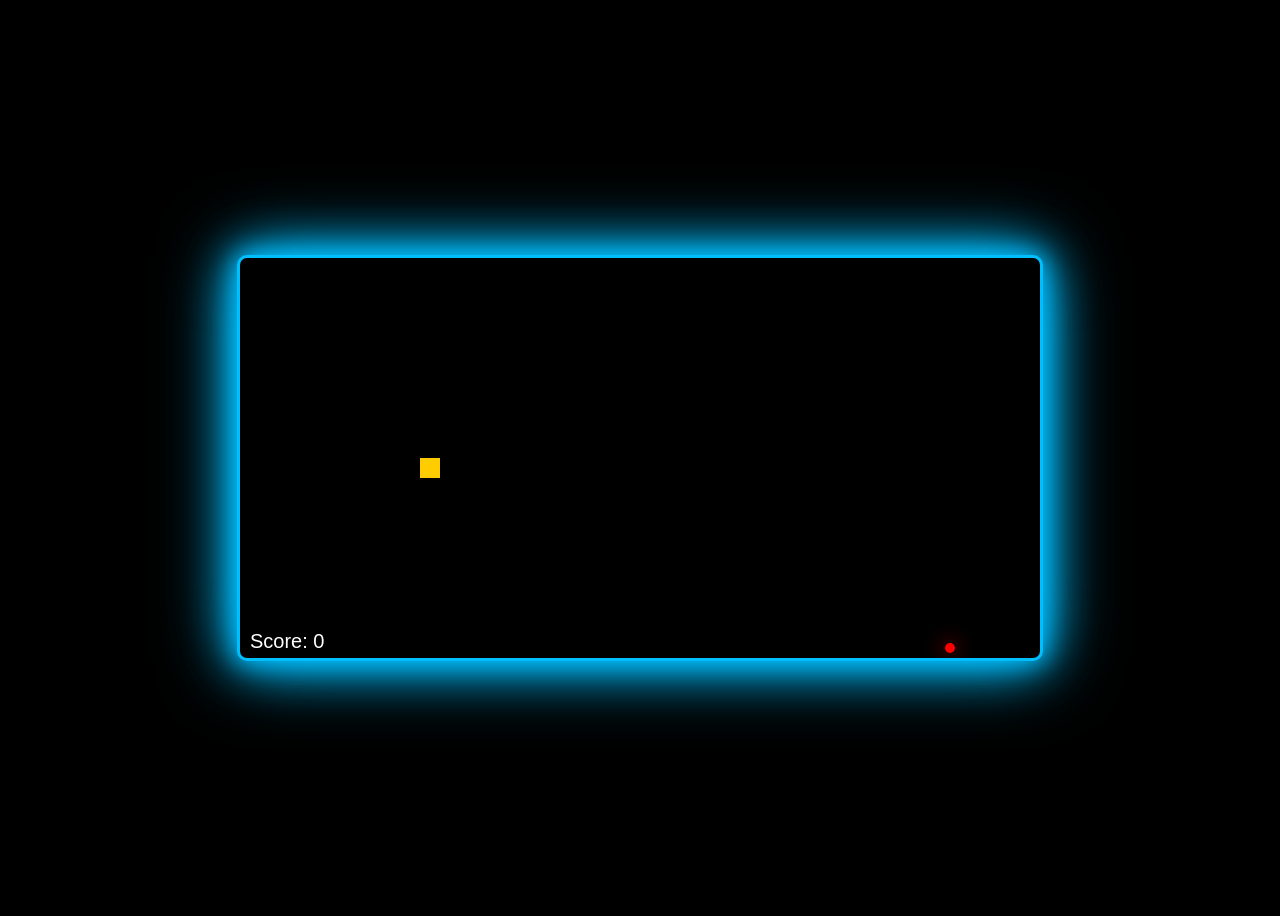
<file: web games/snake game/index.html>
<!DOCTYPE html>
<html lang="en">
<head>
  <meta charset="UTF-8">
  <meta name="viewport" content="width=device-width, initial-scale=1.0">
  <title>Simple Snake Game</title>
  <link rel="stylesheet" href="style.css">
</head>
<body>
  <h1></h1>
  <canvas id="gameCanvas" width="400" height="400"></canvas>
  <p></p>
  <script src="script.js"></script>
</body>
</html>
</file>
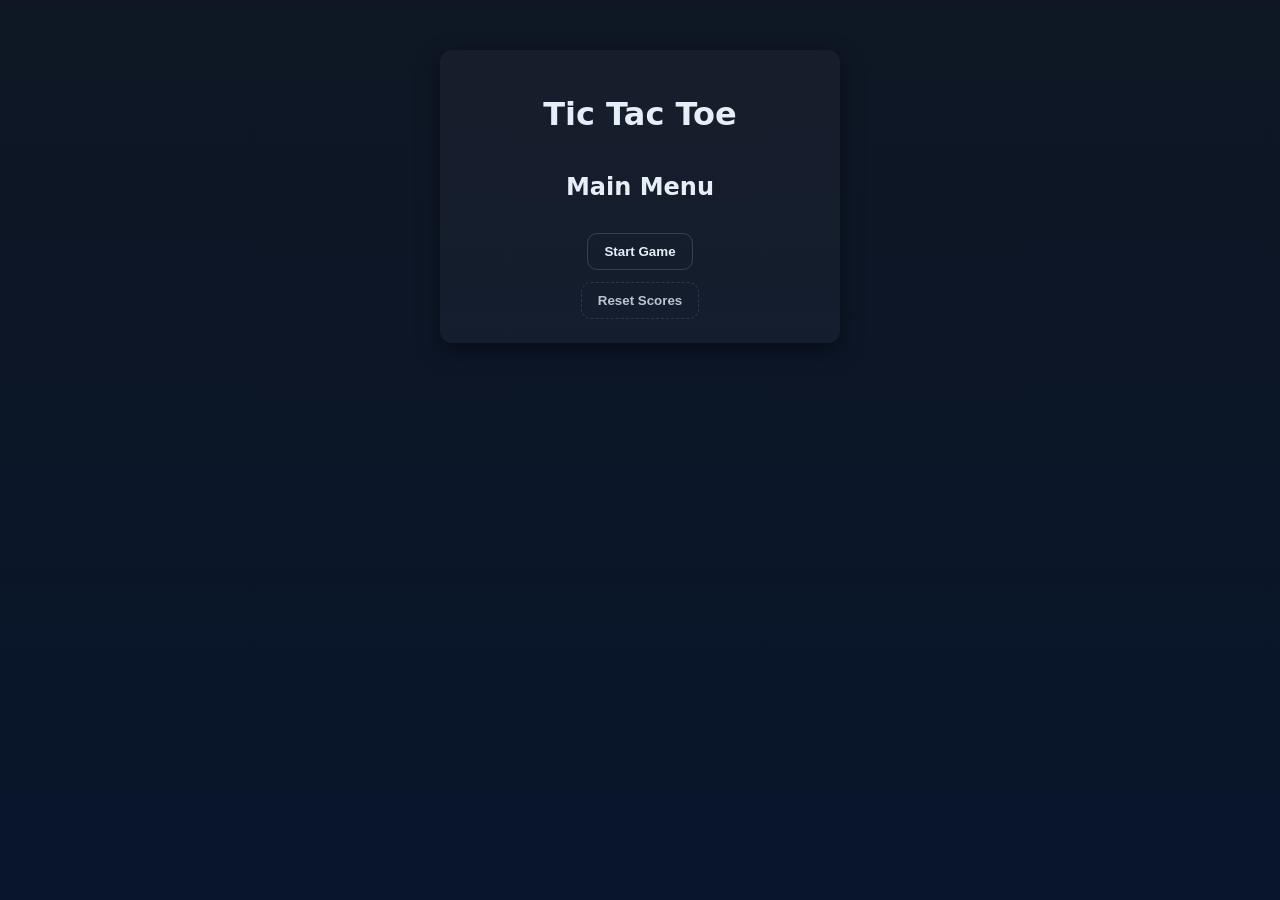
<file: web games/tiktak game/index.html>
<!doctype html>
<html lang="en">
<head>
  <meta charset="utf-8" />
  <meta name="viewport" content="width=device-width,initial-scale=1" />
  <title>Tic Tac Toe</title>
  <link rel="stylesheet" href="styles.css" />
</head>
<body>
  <main class="container" role="main">
    <h1>Tic Tac Toe</h1>

    <!-- ===== MENU SCREEN ===== -->
    <section id="menuScreen" class="menu-screen active">
      <h2>Main Menu</h2>
      <button id="startGameBtn" class="btn">Start Game</button>
      <button id="resetScoreBtnMenu" class="btn ghost">Reset Scores</button>
    </section>

    <!-- ===== PLAYER NAMES POPUP ===== -->
    <div id="playerNamePopup" class="popup hidden">
      <div class="popup-content">
        <h2>Enter Player Names</h2>
        <input type="text" id="playerXName" placeholder="Player X Name" />
        <input type="text" id="playerOName" placeholder="Player O Name" />
        <div class="popup-buttons">
          <button id="startWithNamesBtn" class="btn">Start Game</button>
          <button id="cancelNameBtn" class="btn ghost">Cancel</button>
        </div>
      </div>
    </div>

    <!-- ===== GAME SCREEN ===== -->
    <section id="gameScreen" class="game-screen hidden">
      <section class="scoreboard">
        <div><span id="playerXDisplay">Player X</span>: <span id="scoreX">0</span></div>
        <div><span id="playerODisplay">Player O</span>: <span id="scoreO">0</span></div>
        <div>Ties: <span id="scoreTies">0</span></div>
      </section>

      <div class="status" id="status">X's turn</div>

      <div id="board" class="board">
        <button class="cell" data-index="0"></button>
        <button class="cell" data-index="1"></button>
        <button class="cell" data-index="2"></button>
        <button class="cell" data-index="3"></button>
        <button class="cell" data-index="4"></button>
        <button class="cell" data-index="5"></button>
        <button class="cell" data-index="6"></button>
        <button class="cell" data-index="7"></button>
        <button class="cell" data-index="8"></button>
      </div>

      <section class="controls">
        <button id="pauseBtn" class="btn">Pause</button>
        <button id="restartBtn" class="btn">Restart Round</button>
        <button id="backToMenuBtn" class="btn ghost">Main Menu</button>
      </section>
    </section>

    <!-- ===== PAUSE SCREEN ===== -->
    <section id="pauseScreen" class="menu-screen hidden">
      <h2>Game Paused</h2>
      <button id="resumeBtn" class="btn">Resume</button>
      <button id="restartBtnPause" class="btn">Restart</button>
      <button id="backMenuPause" class="btn ghost">Main Menu</button>
    </section>

    <!-- ===== WINNING POPUP ===== -->
    <div id="popup" class="popup hidden">
      <div class="popup-content">
        <h2 id="popupMessage">Player X Wins!</h2>
        <div class="popup-buttons">
          <button id="popupRestartBtn" class="btn">Restart Round</button>
          <button id="popupMenuBtn" class="btn ghost">Main Menu</button>
        </div>
      </div>
    </div>
  </main>
  <script src="script.js"></script>
</body>
</html>
</file>
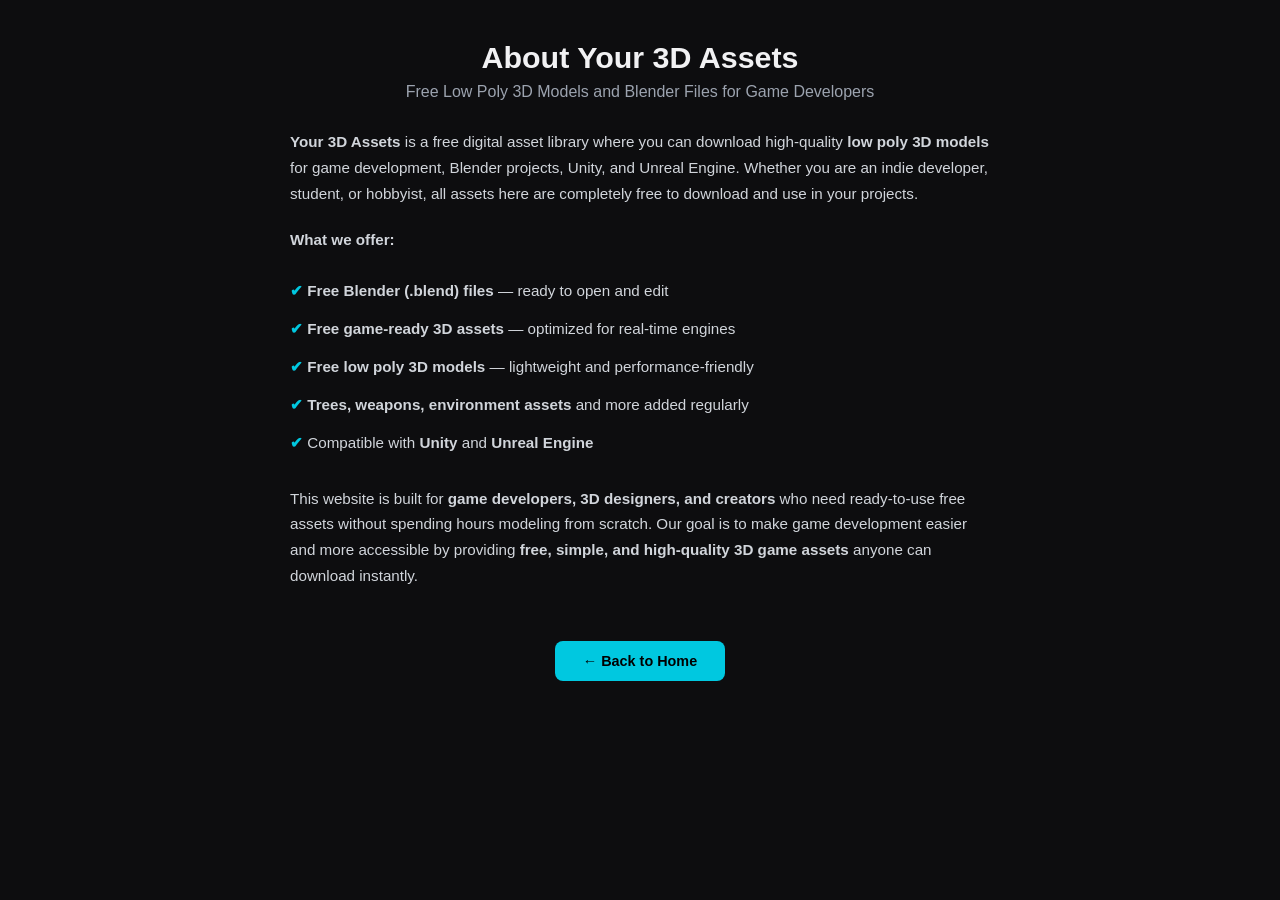
<file: about.html>
<!DOCTYPE html>
<html lang="en">
<head>
<meta charset="UTF-8">
<meta name="viewport" content="width=device-width, initial-scale=1.0">
<title>About Your 3D Assets - Free Low Poly 3D Models & Blender Files for Game Dev</title>
<meta name="description" content="Your 3D Assets is a free 3D model library offering low poly Blender files, game-ready assets, trees, weapons and environment models for Unity and Unreal Engine developers.">
<meta name="keywords" content="your 3d assets, about your 3d assets, free 3d assets, free low poly assets, free blender file, free game assets, free 3d models, blender models download, free unity assets, free unreal engine assets, game development assets, low poly models free">
<meta name="author" content="Your 3D Assets">
<meta name="robots" content="index, follow">
<link rel="canonical" href="https://your3dassets.github.io/about.html" />
<link rel="icon" type="image/png" href="icon.png">
<meta property="og:type" content="website">
<meta property="og:url" content="https://your3dassets.github.io/about.html">
<meta property="og:title" content="About Your 3D Assets - Free Low Poly 3D Models & Blender Files">
<meta property="og:description" content="Your 3D Assets provides free low poly Blender files and game-ready 3D models for Unity, Unreal Engine, and indie game developers.">
<meta property="og:image" content="https://your3dassets.github.io/icon.png">
<script type="application/ld+json">
{
  "@context": "https://schema.org",
  "@type": "AboutPage",
  "name": "About Your 3D Assets",
  "url": "https://your3dassets.github.io/about.html",
  "description": "Your 3D Assets is a free library of low poly 3D models and Blender files for game developers and creators.",
  "isPartOf": { "@type": "WebSite", "name": "Your 3D Assets", "url": "https://your3dassets.github.io/" }
}
</script>
<script type="application/ld+json">
{
  "@context": "https://schema.org",
  "@type": "Organization",
  "name": "Your 3D Assets",
  "url": "https://your3dassets.github.io/",
  "description": "Free low poly 3D game assets, Blender .blend files, trees, weapons and environment models for Unity and Unreal Engine.",
  "sameAs": ["https://your3dassets.github.io/"]
}
</script>
<style>
  *, *::before, *::after { box-sizing: border-box; margin: 0; padding: 0; }
  body { background: #0d0d0f; color: #f1f1f3; font-family: Arial, sans-serif; text-align: center; padding: 40px 16px; }
  a { text-decoration: none; color: inherit; }
  h1 { font-size: 1.9rem; margin-bottom: 8px; }
  h2 { font-size: 1rem; font-weight: 400; color: #9ca3af; margin-bottom: 28px; }
  .content { max-width: 700px; margin: 0 auto; text-align: left; line-height: 1.7; color: #d1d5db; font-size: 0.95rem; }
  .content p { margin-bottom: 20px; }
  .feature-list { list-style: none; margin: 16px 0 24px; }
  .feature-list li { padding: 6px 0; }
  .feature-list li::before { content: "✔ "; color: #00c8e0; font-weight: bold; }
  .back-btn {
    display: inline-block; margin-top: 32px; padding: 12px 28px;
    background: #00c8e0; color: #000; font-weight: 700; font-size: 0.9rem;
    border: none; border-radius: 8px; cursor: pointer; transition: background 0.2s;
  }
  .back-btn:hover { background: #0097a7; }
</style>
</head>
<body>

<h1>About Your 3D Assets</h1>
<h2>Free Low Poly 3D Models and Blender Files for Game Developers</h2>

<div class="content">
  <p>
    <strong>Your 3D Assets</strong> is a free digital asset library where you can download high-quality
    <strong>low poly 3D models</strong> for game development, Blender projects, Unity, and Unreal Engine.
    Whether you are an indie developer, student, or hobbyist, all assets here are completely free to download and use in your projects.
  </p>
  <p><strong>What we offer:</strong></p>
  <ul class="feature-list">
    <li><strong>Free Blender (.blend) files</strong> — ready to open and edit</li>
    <li><strong>Free game-ready 3D assets</strong> — optimized for real-time engines</li>
    <li><strong>Free low poly 3D models</strong> — lightweight and performance-friendly</li>
    <li><strong>Trees, weapons, environment assets</strong> and more added regularly</li>
    <li>Compatible with <strong>Unity</strong> and <strong>Unreal Engine</strong></li>
  </ul>
  <p>
    This website is built for <strong>game developers, 3D designers, and creators</strong> who need
    ready-to-use free assets without spending hours modeling from scratch.
    Our goal is to make game development easier and more accessible by providing
    <strong>free, simple, and high-quality 3D game assets</strong> anyone can download instantly.
  </p>
</div>

<a href="index.html"><button class="back-btn">&#8592; Back to Home</button></a>

</body>
</html>
</file>
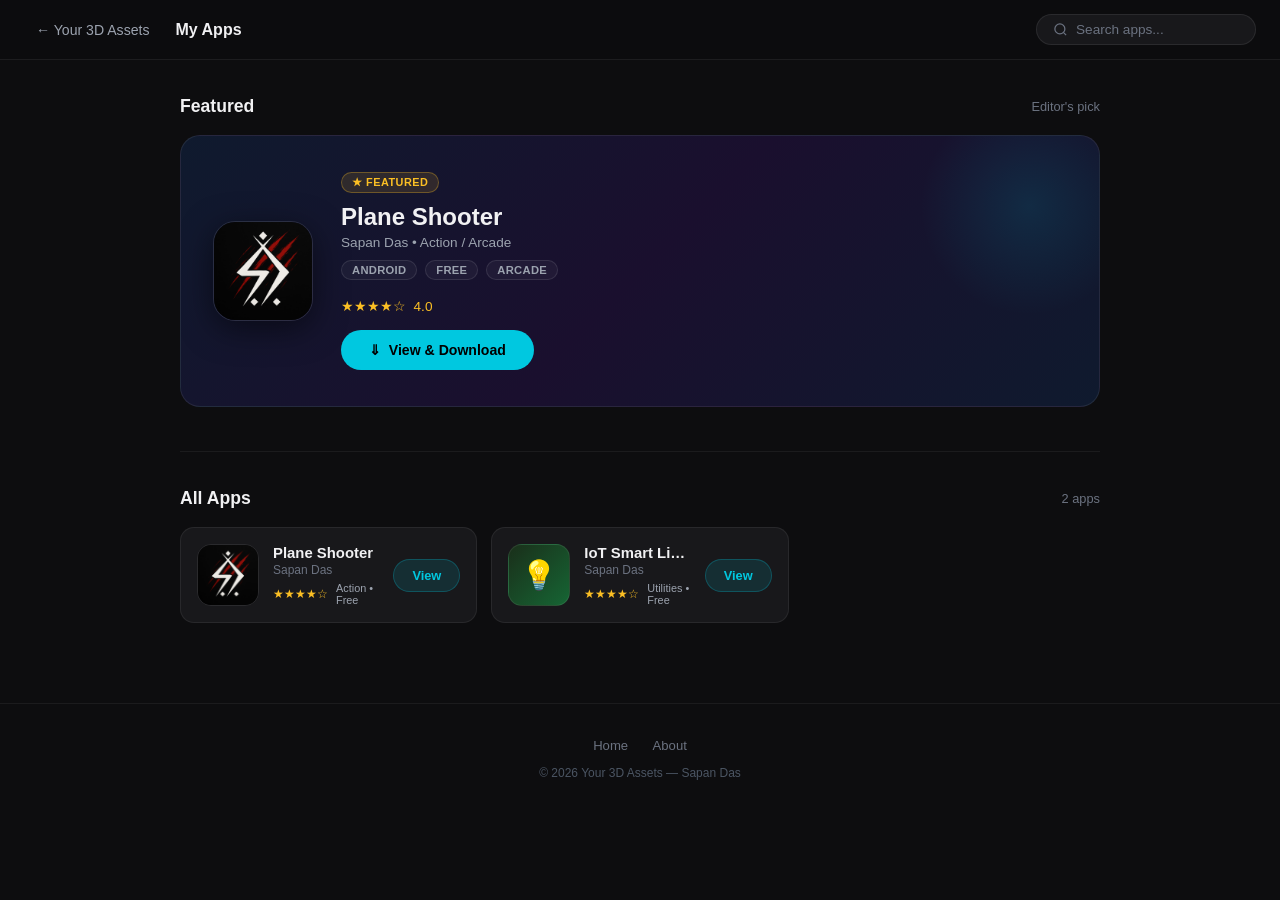
<file: game.html>
<!DOCTYPE html>
<html lang="en">
<head>
<meta charset="UTF-8">
<meta name="viewport" content="width=device-width, initial-scale=1.0">
<title>My Apps – Your 3D Assets</title>
<link rel="icon" type="image/png" href="icon.png">
<style>
  *, *::before, *::after { box-sizing: border-box; margin: 0; padding: 0; }
  body { background: #0d0d0f; color: #f1f1f3; font-family: Arial, sans-serif; -webkit-font-smoothing: antialiased; }
  a { text-decoration: none; color: inherit; }
  img { display: block; max-width: 100%; }

  /* Topbar */
  .topbar {
    position: sticky; top: 0; z-index: 100;
    display: flex; align-items: center; gap: 14px;
    padding: 0 24px; height: 60px;
    background: rgba(13,13,15,0.95); backdrop-filter: blur(12px);
    border-bottom: 1px solid rgba(255,255,255,0.07);
  }
  .topbar-back {
    display: flex; align-items: center; gap: 8px;
    color: #9ca3af; font-size: 0.88rem; font-weight: 500;
    padding: 6px 12px; border-radius: 8px;
    transition: background 0.2s, color 0.2s;
  }
  .topbar-back:hover { background: #18181b; color: #f1f1f3; }
  .topbar-title { font-weight: 700; font-size: 1rem; flex: 1; }
  .topbar-search {
    display: flex; align-items: center; gap: 8px;
    background: #18181b; border: 1px solid rgba(255,255,255,0.08);
    border-radius: 99px; padding: 7px 16px; width: 220px;
  }
  .topbar-search input {
    background: none; border: none; outline: none;
    color: #f1f1f3; font-size: 0.85rem; width: 100%;
  }
  .topbar-search input::placeholder { color: #6b7280; }
  .search-svg { width: 15px; height: 15px; color: #6b7280; flex-shrink: 0; }

  /* Page wrap */
  .page { max-width: 960px; margin: 0 auto; padding: 36px 20px 60px; }

  /* Section header */
  .section-head { display: flex; align-items: center; justify-content: space-between; margin-bottom: 18px; }
  .section-head h2 { font-size: 1.1rem; font-weight: 700; }
  .section-head span { font-size: 0.8rem; color: #6b7280; }

  /* Featured card */
  .featured {
    position: relative; border-radius: 20px; overflow: hidden;
    background: linear-gradient(135deg, #0f1a2e 0%, #1a0f2e 50%, #0f1a2e 100%);
    border: 1px solid rgba(255,255,255,0.08);
    padding: 36px 32px; margin-bottom: 44px;
    display: flex; align-items: center; gap: 28px;
  }
  .featured-icon {
    width: 100px; height: 100px; border-radius: 22px; object-fit: cover;
    flex-shrink: 0; border: 1px solid rgba(255,255,255,0.1);
    box-shadow: 0 8px 32px rgba(0,0,0,0.5);
  }
  .featured-icon-emoji {
    width: 100px; height: 100px; border-radius: 22px; flex-shrink: 0;
    background: linear-gradient(135deg, #1e3a8a, #3b82f6);
    display: flex; align-items: center; justify-content: center;
    font-size: 3rem; border: 1px solid rgba(255,255,255,0.1);
    box-shadow: 0 8px 32px rgba(0,0,0,0.5);
  }
  .featured-badge {
    display: inline-block; padding: 3px 10px; border-radius: 99px;
    background: rgba(251,191,36,0.12); border: 1px solid rgba(251,191,36,0.3);
    color: #fbbf24; font-size: 0.68rem; font-weight: 700;
    text-transform: uppercase; letter-spacing: 0.5px; margin-bottom: 10px;
  }
  .featured-name { font-size: 1.5rem; font-weight: 700; margin-bottom: 4px; }
  .featured-dev { font-size: 0.85rem; color: #9ca3af; margin-bottom: 10px; }
  .featured-tags { display: flex; gap: 8px; margin-bottom: 18px; flex-wrap: wrap; }
  .tag {
    font-size: 0.7rem; font-weight: 600; padding: 3px 10px; border-radius: 99px;
    border: 1px solid rgba(255,255,255,0.1); color: #9ca3af; background: rgba(255,255,255,0.04);
    text-transform: uppercase; letter-spacing: 0.3px;
  }
  .featured-stars { color: #fbbf24; font-size: 0.85rem; margin-bottom: 16px; }
  .btn-install {
    display: inline-flex; align-items: center; gap: 8px;
    padding: 12px 28px; background: #00c8e0; color: #000;
    font-weight: 700; font-size: 0.88rem; border: none; border-radius: 99px;
    cursor: pointer; transition: background 0.2s, transform 0.15s;
  }
  .btn-install:hover { background: #0097a7; transform: translateY(-1px); }
  .featured-glow {
    position: absolute; top: -40px; right: -40px;
    width: 220px; height: 220px; border-radius: 50%;
    background: radial-gradient(circle, rgba(0,200,224,0.12), transparent 70%);
    pointer-events: none;
  }

  /* App grid */
  .app-grid { display: grid; grid-template-columns: repeat(auto-fill, minmax(280px, 1fr)); gap: 14px; }
  .app-card {
    display: flex; align-items: center; gap: 14px;
    background: #18181b; border: 1px solid rgba(255,255,255,0.07);
    border-radius: 14px; padding: 16px;
    transition: border-color 0.2s, transform 0.2s, box-shadow 0.2s;
    cursor: pointer;
  }
  .app-card:hover { border-color: rgba(0,200,224,0.25); transform: translateY(-2px); box-shadow: 0 8px 24px rgba(0,0,0,0.3); }
  .app-card-icon {
    width: 62px; height: 62px; border-radius: 14px; object-fit: cover;
    flex-shrink: 0; border: 1px solid rgba(255,255,255,0.08);
  }
  .app-card-icon-emoji {
    width: 62px; height: 62px; border-radius: 14px; flex-shrink: 0;
    display: flex; align-items: center; justify-content: center;
    font-size: 1.8rem; border: 1px solid rgba(255,255,255,0.08);
  }
  .app-card-info { flex: 1; min-width: 0; }
  .app-card-name { font-size: 0.93rem; font-weight: 600; margin-bottom: 2px; white-space: nowrap; overflow: hidden; text-overflow: ellipsis; }
  .app-card-dev { font-size: 0.75rem; color: #6b7280; margin-bottom: 5px; }
  .app-card-row { display: flex; align-items: center; gap: 8px; }
  .app-card-stars { color: #fbbf24; font-size: 0.72rem; }
  .app-card-cat { font-size: 0.68rem; color: #9ca3af; }
  .btn-get {
    flex-shrink: 0; padding: 8px 18px;
    background: rgba(0,200,224,0.12); color: #00c8e0;
    border: 1px solid rgba(0,200,224,0.25); border-radius: 99px;
    font-size: 0.8rem; font-weight: 700; cursor: pointer;
    transition: background 0.2s, color 0.2s;
  }
  .btn-get:hover { background: #00c8e0; color: #000; }

  /* Divider */
  .divider { border: none; border-top: 1px solid rgba(255,255,255,0.06); margin: 36px 0; }

  /* Footer */
  .footer { text-align: center; padding: 32px 16px; border-top: 1px solid rgba(255,255,255,0.06); margin-top: 20px; }
  .footer a { font-size: 0.82rem; color: #6b7280; margin: 0 10px; transition: color 0.2s; }
  .footer a:hover { color: #f1f1f3; }
  .footer p { font-size: 0.75rem; color: #4b5563; margin-top: 12px; }

  @media (max-width: 600px) {
    .topbar-search { display: none; }
    .featured { flex-direction: column; padding: 24px 20px; }
    .featured-icon, .featured-icon-emoji { width: 80px; height: 80px; }
    .featured-name { font-size: 1.2rem; }
    .page { padding: 24px 14px 48px; }
  }
</style>
</head>
<body>

<div class="topbar">
  <a href="index.html" class="topbar-back">
    &#8592; Your 3D Assets
  </a>
  <span class="topbar-title">My Apps</span>
  <div class="topbar-search">
    <svg class="search-svg" xmlns="http://www.w3.org/2000/svg" fill="none" viewBox="0 0 24 24" stroke="currentColor" stroke-width="2"><circle cx="11" cy="11" r="8"/><line x1="21" y1="21" x2="16.65" y2="16.65"/></svg>
    <input type="text" placeholder="Search apps...">
  </div>
</div>

<div class="page">

  <!-- Featured -->
  <div class="section-head">
    <h2>Featured</h2>
    <span>Editor's pick</span>
  </div>

  <a href="gamesandapps/plaane/game-plane-shooter.html">
    <div class="featured">
      <div class="featured-glow"></div>
      <img src="gamesandapps/plaane/planrgamelogo.jpeg" alt="Plane Shooter" class="featured-icon">
      <div>
        <div class="featured-badge">&#9733; Featured</div>
        <div class="featured-name">Plane Shooter</div>
        <div class="featured-dev">Sapan Das &bull; Action / Arcade</div>
        <div class="featured-tags">
          <span class="tag">Android</span>
          <span class="tag">Free</span>
          <span class="tag">Arcade</span>
        </div>
        <div class="featured-stars">&#9733;&#9733;&#9733;&#9733;&#9734; &nbsp;4.0</div>
        <button class="btn-install">&#8659;&nbsp; View &amp; Download</button>
      </div>
    </div>
  </a>

  <hr class="divider">

  <!-- All Apps -->
  <div class="section-head">
    <h2>All Apps</h2>
    <span>2 apps</span>
  </div>

  <div class="app-grid">

    <a href="gamesandapps/plaane/game-plane-shooter.html">
      <div class="app-card">
        <img src="gamesandapps/plaane/planrgamelogo.jpeg" alt="Plane Shooter" class="app-card-icon">
        <div class="app-card-info">
          <div class="app-card-name">Plane Shooter</div>
          <div class="app-card-dev">Sapan Das</div>
          <div class="app-card-row">
            <span class="app-card-stars">&#9733;&#9733;&#9733;&#9733;&#9734;</span>
            <span class="app-card-cat">Action &bull; Free</span>
          </div>
        </div>
        <button class="btn-get">View</button>
      </div>
    </a>

    <a href="gamesandapps/iotapp/game-iot-light.html">
      <div class="app-card">
        <div class="app-card-icon-emoji" style="background: linear-gradient(135deg, #1a2f1a, #166534);">&#128161;</div>
        <div class="app-card-info">
          <div class="app-card-name">IoT Smart Light</div>
          <div class="app-card-dev">Sapan Das</div>
          <div class="app-card-row">
            <span class="app-card-stars">&#9733;&#9733;&#9733;&#9733;&#9734;</span>
            <span class="app-card-cat">Utilities &bull; Free</span>
          </div>
        </div>
        <button class="btn-get">View</button>
      </div>
    </a>

  </div>

</div>

<footer class="footer">
  <a href="index.html">Home</a>
  <a href="about.html">About</a>
  <p>&copy; 2026 Your 3D Assets &mdash; Sapan Das</p>
</footer>

</body>
</html>
</file>
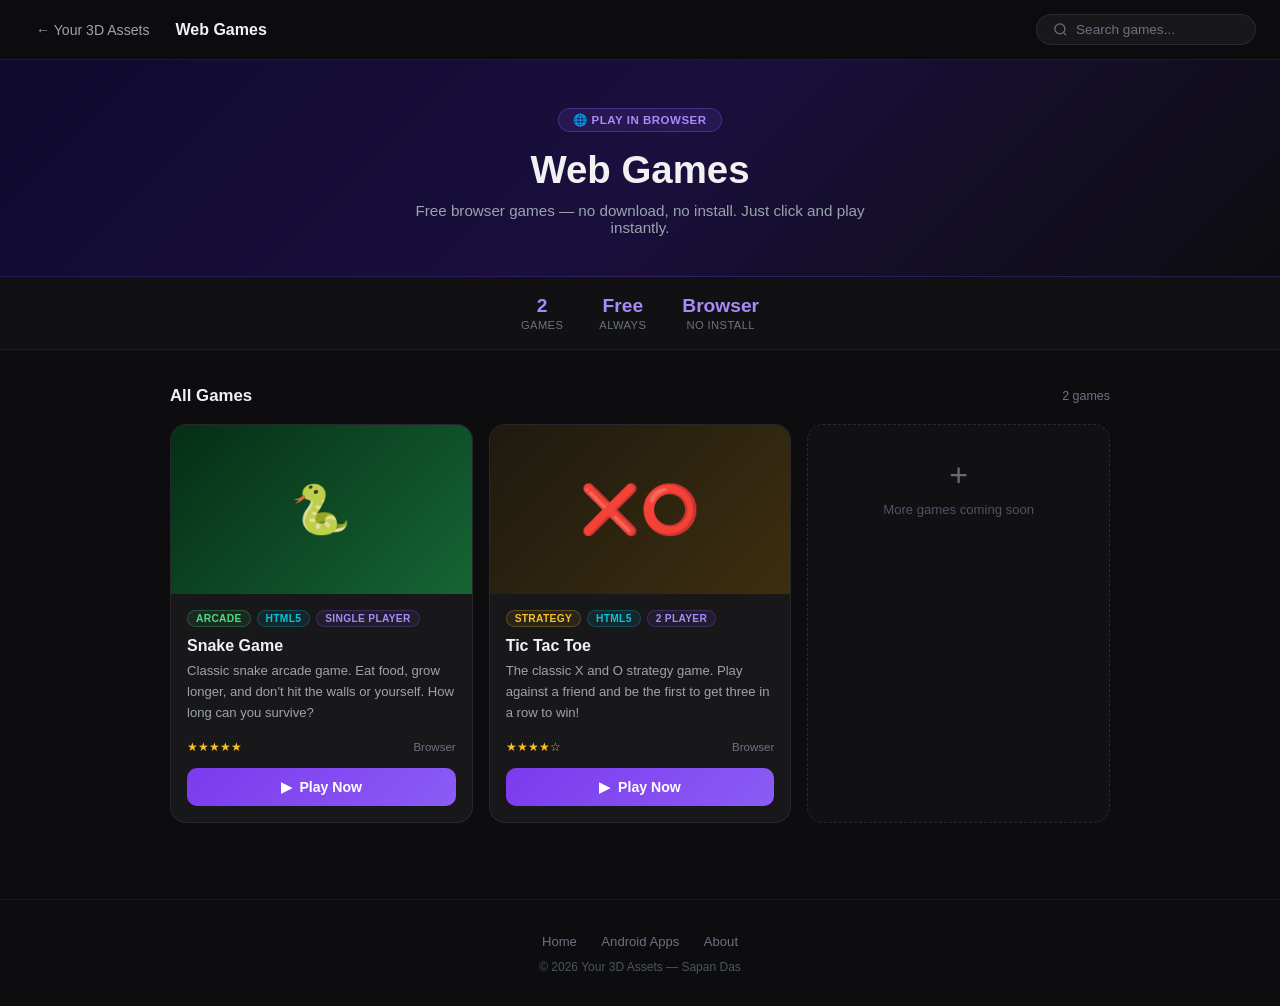
<file: webgames.html>
<!DOCTYPE html>
<html lang="en">
<head>
<meta charset="UTF-8">
<meta name="viewport" content="width=device-width, initial-scale=1.0">
<title>Web Games – Your 3D Assets</title>
<link rel="icon" type="image/png" href="icon.png">
<style>
  *, *::before, *::after { box-sizing: border-box; margin: 0; padding: 0; }
  body { background: #0d0d0f; color: #f1f1f3; font-family: Arial, sans-serif; -webkit-font-smoothing: antialiased; }
  a { text-decoration: none; color: inherit; }
  img { display: block; max-width: 100%; }

  /* Topbar */
  .topbar {
    position: sticky; top: 0; z-index: 100;
    display: flex; align-items: center; gap: 14px;
    padding: 0 24px; height: 60px;
    background: rgba(13,13,15,0.95); backdrop-filter: blur(12px);
    border-bottom: 1px solid rgba(255,255,255,0.07);
  }
  .topbar-back {
    display: flex; align-items: center; gap: 8px;
    color: #9ca3af; font-size: 0.88rem; font-weight: 500;
    padding: 6px 12px; border-radius: 8px;
    transition: background 0.2s, color 0.2s;
  }
  .topbar-back:hover { background: #18181b; color: #f1f1f3; }
  .topbar-title { font-weight: 700; font-size: 1rem; flex: 1; }
  .topbar-search {
    display: flex; align-items: center; gap: 8px;
    background: #18181b; border: 1px solid rgba(255,255,255,0.08);
    border-radius: 99px; padding: 7px 16px; width: 220px;
  }
  .topbar-search input {
    background: none; border: none; outline: none;
    color: #f1f1f3; font-size: 0.85rem; width: 100%;
  }
  .topbar-search input::placeholder { color: #6b7280; }
  .search-svg { width: 15px; height: 15px; color: #6b7280; flex-shrink: 0; }

  /* Hero banner */
  .hero-banner {
    background: linear-gradient(135deg, #0f0a2e 0%, #1a0f3d 50%, #0d0d0f 100%);
    border-bottom: 1px solid rgba(139,92,246,0.2);
    padding: 48px 24px 40px;
    text-align: center;
  }
  .hero-banner .badge {
    display: inline-block; padding: 4px 14px; border-radius: 99px;
    background: rgba(139,92,246,0.12); border: 1px solid rgba(139,92,246,0.3);
    color: #a78bfa; font-size: 0.72rem; font-weight: 700;
    text-transform: uppercase; letter-spacing: 0.5px; margin-bottom: 16px;
  }
  .hero-banner h1 { font-size: clamp(1.6rem, 4vw, 2.4rem); font-weight: 700; margin-bottom: 10px; }
  .hero-banner p { color: #9ca3af; font-size: 0.95rem; max-width: 500px; margin: 0 auto; }

  /* Stats strip */
  .stats-strip {
    display: flex; justify-content: center; gap: 36px;
    padding: 18px 24px;
    border-bottom: 1px solid rgba(255,255,255,0.06);
    background: #111113;
  }
  .strip-stat { text-align: center; }
  .strip-num { font-size: 1.2rem; font-weight: 700; color: #a78bfa; }
  .strip-label { font-size: 0.7rem; color: #6b7280; text-transform: uppercase; letter-spacing: 0.4px; margin-top: 2px; }

  /* Page */
  .page { max-width: 980px; margin: 0 auto; padding: 36px 20px 60px; }

  /* Section head */
  .section-head { display: flex; align-items: center; justify-content: space-between; margin-bottom: 18px; }
  .section-head h2 { font-size: 1.05rem; font-weight: 700; }
  .section-head span { font-size: 0.78rem; color: #6b7280; }

  /* Game grid */
  .game-grid { display: grid; grid-template-columns: repeat(auto-fill, minmax(280px, 1fr)); gap: 16px; }

  /* Game card */
  .game-card {
    background: #18181b; border: 1px solid rgba(255,255,255,0.07);
    border-radius: 16px; overflow: hidden;
    transition: transform 0.22s, box-shadow 0.22s, border-color 0.22s;
    display: flex; flex-direction: column;
  }
  .game-card:hover { transform: translateY(-4px); box-shadow: 0 12px 32px rgba(0,0,0,0.4); border-color: rgba(139,92,246,0.3); }

  /* Thumbnail */
  .game-thumb {
    width: 100%; aspect-ratio: 16/9; object-fit: cover;
    background: #111113; display: block;
  }
  .game-thumb-placeholder {
    width: 100%; aspect-ratio: 16/9;
    background: linear-gradient(135deg, #13102a, #1e1640);
    display: flex; align-items: center; justify-content: center;
    font-size: 3rem;
  }

  .game-body { padding: 16px; flex: 1; display: flex; flex-direction: column; }
  .game-tag-row { display: flex; gap: 6px; margin-bottom: 10px; flex-wrap: wrap; }
  .game-tag {
    font-size: 0.64rem; font-weight: 700; padding: 2px 8px; border-radius: 99px;
    border: 1px solid rgba(139,92,246,0.25); color: #a78bfa;
    background: rgba(139,92,246,0.08); text-transform: uppercase; letter-spacing: 0.3px;
  }
  .game-tag.green { border-color: rgba(74,222,128,0.25); color: #4ade80; background: rgba(74,222,128,0.08); }
  .game-tag.cyan  { border-color: rgba(0,200,224,0.25);  color: #00c8e0; background: rgba(0,200,224,0.08); }
  .game-title { font-size: 1rem; font-weight: 700; margin-bottom: 5px; }
  .game-desc { font-size: 0.82rem; color: #9ca3af; line-height: 1.6; flex: 1; margin-bottom: 16px; }
  .game-meta { display: flex; align-items: center; justify-content: space-between; margin-bottom: 14px; }
  .game-stars { color: #fbbf24; font-size: 0.78rem; }
  .game-size { font-size: 0.72rem; color: #6b7280; }
  .play-btn {
    display: flex; align-items: center; justify-content: center; gap: 8px;
    width: 100%; padding: 11px;
    background: linear-gradient(135deg, #7c3aed, #8b5cf6);
    color: #fff; font-weight: 700; font-size: 0.88rem;
    border: none; border-radius: 10px; cursor: pointer;
    transition: opacity 0.2s, transform 0.15s;
    text-decoration: none;
  }
  .play-btn:hover { opacity: 0.88; transform: translateY(-1px); }
  .play-btn.disabled {
    background: #232329; color: #6b7280; cursor: default;
    pointer-events: none;
  }

  /* Coming soon card */
  .coming-soon {
    background: #111113; border: 1px dashed rgba(255,255,255,0.1);
    border-radius: 16px; padding: 32px 20px;
    text-align: center; display: flex; flex-direction: column;
    align-items: center; gap: 8px;
  }
  .coming-soon .cs-icon { font-size: 2rem; opacity: 0.4; }
  .coming-soon p { font-size: 0.82rem; color: #4b5563; }

  /* Divider */
  .divider { border: none; border-top: 1px solid rgba(255,255,255,0.06); margin: 32px 0; }

  /* Footer */
  .footer { text-align: center; padding: 32px 16px; border-top: 1px solid rgba(255,255,255,0.06); margin-top: 16px; }
  .footer a { font-size: 0.82rem; color: #6b7280; margin: 0 10px; transition: color 0.2s; }
  .footer a:hover { color: #f1f1f3; }
  .footer p { font-size: 0.75rem; color: #4b5563; margin-top: 10px; }

  @media (max-width: 600px) {
    .topbar-search { display: none; }
    .stats-strip { gap: 20px; }
    .page { padding: 24px 14px 48px; }
    .hero-banner { padding: 36px 16px 28px; }
  }
</style>
</head>
<body>

<!-- Topbar -->
<div class="topbar">
  <a href="index.html" class="topbar-back">&#8592; Your 3D Assets</a>
  <span class="topbar-title">Web Games</span>
  <div class="topbar-search">
    <svg class="search-svg" xmlns="http://www.w3.org/2000/svg" fill="none" viewBox="0 0 24 24" stroke="currentColor" stroke-width="2"><circle cx="11" cy="11" r="8"/><line x1="21" y1="21" x2="16.65" y2="16.65"/></svg>
    <input type="text" id="searchInput" placeholder="Search games...">
  </div>
</div>

<!-- Hero Banner -->
<div class="hero-banner">
  <div class="badge">&#127760; Play in Browser</div>
  <h1>Web Games</h1>
  <p>Free browser games — no download, no install. Just click and play instantly.</p>
</div>

<!-- Stats strip -->
<div class="stats-strip">
  <div class="strip-stat"><div class="strip-num" id="gameCount">0</div><div class="strip-label">Games</div></div>
  <div class="strip-stat"><div class="strip-num">Free</div><div class="strip-label">Always</div></div>
  <div class="strip-stat"><div class="strip-num">Browser</div><div class="strip-label">No Install</div></div>
</div>

<div class="page">

  <div class="section-head">
    <h2>All Games</h2>
    <span id="visibleCount"></span>
  </div>

  <!-- ─────────────────────────────────────────
       GAME GRID — add new cards here
  ───────────────────────────────────────── -->
  <div class="game-grid" id="gameGrid">

    <!-- GAME CARD TEMPLATE
    <div class="game-card" data-name="Game Name">
      <img src="webgames/yourgame/thumbnail.jpg" alt="Game Name" class="game-thumb">
      OR use emoji placeholder:
      <div class="game-thumb-placeholder">🎮</div>
      <div class="game-body">
        <div class="game-tag-row">
          <span class="game-tag">Puzzle</span>
          <span class="game-tag cyan">HTML5</span>
        </div>
        <div class="game-title">Your Game Name</div>
        <div class="game-desc">Short description of the game.</div>
        <div class="game-meta">
          <span class="game-stars">★★★★☆</span>
          <span class="game-size">Browser</span>
        </div>
        <a href="webgames/yourgame/index.html" class="play-btn">&#9654; Play Now</a>
      </div>
    </div>
    -->

    <!-- Snake Game -->
    <div class="game-card" data-name="Snake Game">
      <div class="game-thumb-placeholder" style="background:linear-gradient(135deg,#052e16,#166534);">&#128013;</div>
      <div class="game-body">
        <div class="game-tag-row">
          <span class="game-tag green">Arcade</span>
          <span class="game-tag cyan">HTML5</span>
          <span class="game-tag">Single Player</span>
        </div>
        <div class="game-title">Snake Game</div>
        <div class="game-desc">Classic snake arcade game. Eat food, grow longer, and don't hit the walls or yourself. How long can you survive?</div>
        <div class="game-meta">
          <span class="game-stars">&#9733;&#9733;&#9733;&#9733;&#9733;</span>
          <span class="game-size">Browser</span>
        </div>
        <a href="web%20games/snake%20game/index.html" class="play-btn">&#9654;&nbsp; Play Now</a>
      </div>
    </div>

    <!-- Tic Tac Toe Game -->
    <div class="game-card" data-name="Tic Tac Toe">
      <div class="game-thumb-placeholder" style="background:linear-gradient(135deg,#1e1a0f,#3d2e0f);">&#10060;&#11093;</div>
      <div class="game-body">
        <div class="game-tag-row">
          <span class="game-tag" style="border-color:rgba(251,191,36,0.25);color:#fbbf24;background:rgba(251,191,36,0.08);">Strategy</span>
          <span class="game-tag cyan">HTML5</span>
          <span class="game-tag">2 Player</span>
        </div>
        <div class="game-title">Tic Tac Toe</div>
        <div class="game-desc">The classic X and O strategy game. Play against a friend and be the first to get three in a row to win!</div>
        <div class="game-meta">
          <span class="game-stars">&#9733;&#9733;&#9733;&#9733;&#9734;</span>
          <span class="game-size">Browser</span>
        </div>
        <a href="web%20games/tiktak%20game/index.html" class="play-btn">&#9654;&nbsp; Play Now</a>
      </div>
    </div>

    <!-- Coming soon slot -->
    <div class="coming-soon" data-name="coming-soon">
      <div class="cs-icon">&#43;</div>
      <p>More games coming soon</p>
    </div>

  </div>

</div>

<!-- Footer -->
<footer class="footer">
  <a href="index.html">Home</a>
  <a href="game.html">Android Apps</a>
  <a href="about.html">About</a>
  <p>&copy; 2026 Your 3D Assets &mdash; Sapan Das</p>
</footer>

<script>
  // Count real game cards (exclude coming-soon)
  const grid = document.getElementById('gameGrid');
  const allCards = grid.querySelectorAll('.game-card');
  document.getElementById('gameCount').textContent = allCards.length;
  document.getElementById('visibleCount').textContent = allCards.length + ' game' + (allCards.length !== 1 ? 's' : '');

  // Search filter
  document.getElementById('searchInput').addEventListener('input', function () {
    const q = this.value.toLowerCase();
    grid.querySelectorAll('.game-card').forEach(function (card) {
      card.style.display = card.dataset.name.toLowerCase().includes(q) ? '' : 'none';
    });
  });
</script>

</body>
</html>
</file>
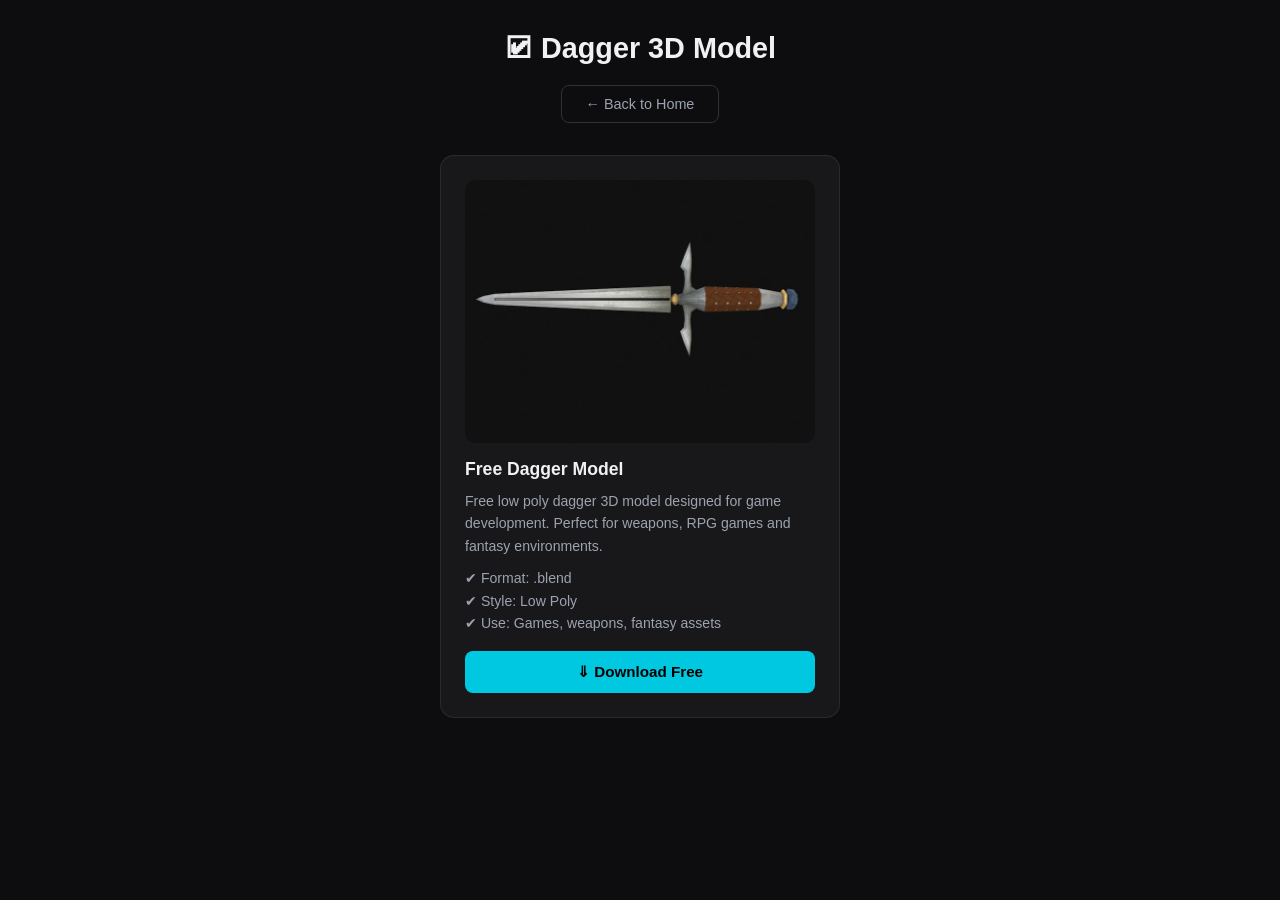
<file: assets/dagger/dagger.html>
<!DOCTYPE html>
<html lang="en">
<head>
<meta charset="UTF-8">
<meta name="viewport" content="width=device-width, initial-scale=1.0">
<title>Dagger 3D Model - Free Download</title>
<meta name="description" content="Download free low poly dagger 3D model for game development. Compatible with Blender, Unity and Unreal Engine.">
<meta name="robots" content="index, follow">
<link rel="icon" type="image/png" href="../../icon.png">
<style>
  *, *::before, *::after { box-sizing: border-box; margin: 0; padding: 0; }
  body { background: #0d0d0f; color: #f1f1f3; font-family: Arial, sans-serif; text-align: center; }
  a { text-decoration: none; color: inherit; }
  h1 { margin: 32px 0 20px; font-size: 1.8rem; }
  .back-btn {
    padding: 10px 24px; background: transparent; border: 1px solid rgba(255,255,255,0.15);
    color: #9ca3af; border-radius: 8px; cursor: pointer; font-size: 0.9rem;
    margin-bottom: 32px; transition: border-color 0.2s, color 0.2s;
  }
  .back-btn:hover { border-color: #00c8e0; color: #00c8e0; }
  .card {
    background: #18181b; border: 1px solid rgba(255,255,255,0.08);
    border-radius: 14px; padding: 24px; max-width: 400px;
    margin: 0 auto 40px; text-align: left;
  }
  .card img { width: 100%; border-radius: 10px; margin-bottom: 16px; display: block; }
  .card h3 { font-size: 1.1rem; margin-bottom: 10px; }
  .card p { font-size: 0.88rem; color: #9ca3af; line-height: 1.6; margin-bottom: 10px; }
  .dl-btn {
    display: block; width: 100%; padding: 12px; margin-top: 16px;
    background: #00c8e0; color: #000; font-weight: 700; font-size: 0.95rem;
    border: none; border-radius: 8px; cursor: pointer; transition: background 0.2s;
  }
  .dl-btn:hover { background: #0097a7; }
  .ad-wrap { text-align: center; padding: 16px 0; }
</style>
</head>
<body>

<h1>&#128505; Dagger 3D Model</h1>

<a href="../../index.html"><button class="back-btn">&#8592; Back to Home</button></a>

<div class="card">
  <img src="Preview_BasicMageDagger.jpg" alt="low poly dagger 3d model for game development">
  <h3>Free Dagger Model</h3>
  <p>Free low poly dagger 3D model designed for game development. Perfect for weapons, RPG games and fantasy environments.</p>
  <p>&#10004; Format: .blend<br>&#10004; Style: Low Poly<br>&#10004; Use: Games, weapons, fantasy assets</p>
  <a href="Quandtum_BasicMageDagger.blend" download>
    <button class="dl-btn">&#8659; Download Free</button>
  </a>
</div>

<div class="ad-wrap">
  <script>
    atOptions = { 'key': 'ccedaf89ba508f2e103af14f2d9f1587', 'format': 'iframe', 'height': 90, 'width': 728, 'params': {} };
  </script>
  <script src="https://www.highperformanceformat.com/ccedaf89ba508f2e103af14f2d9f1587/invoke.js"></script>
</div>

</body>
</html>
</file>
<file: web games/snake game/style.css>
body {
  background-color: #000;
  display: flex;
  justify-content: center;
  align-items: center;
  height: 100vh;
}

canvas {
  border: 3px solid #00bfff; /* sky blue border */
  background-color: #000;
  box-shadow: 0 0 25px #00bfff, 0 0 50px #00bfff, 0 0 75px #00bfff;
  animation: neonPulse 2s infinite alternate;
  border-radius: 10px;
}

/* Smooth glowing animation */
@keyframes neonPulse {
  0% {
    box-shadow: 0 0 10px #00bfff, 0 0 20px #00bfff, 0 0 30px #00bfff;
  }
  100% {
    box-shadow: 0 0 25px #00bfff, 0 0 50px #00bfff, 0 0 100px #00bfff;
  }
}
</file>
<file: web games/tiktak game/styles.css>
:root {
  --bg: #0f1724;
  --accent: #60a5fa;
  --accent2: #f97316;
  --muted: #94a3b8;
  --win: #16a34a;
  --danger: #ef4444;
  --radius: 12px;
  font-family: Inter, system-ui, sans-serif;
}

* { box-sizing: border-box; }
body {
  background: linear-gradient(180deg, var(--bg), #08152b);
  color: #e6eef8;
  margin: 0;
  display: flex;
  justify-content: center;
  align-items: start;
  min-height: 100vh;
}

.container {
  margin-top: 50px;
  background: rgba(255, 255, 255, 0.03);
  border-radius: var(--radius);
  box-shadow: 0 8px 25px rgba(0,0,0,0.4);
  padding: 24px;
  width: min(95%, 400px);
  text-align: center;
}

h1 { margin-bottom: 20px; }

.menu-screen, .pause-screen {
  display: flex;
  flex-direction: column;
  gap: 12px;
  align-items: center;
}

.hidden { display: none; }
.active { display: flex; }

.board {
  display: grid;
  grid-template-columns: repeat(3, 100px);
  grid-gap: 10px;
  justify-content: center;
  margin: 16px 0;
}

.cell {
  width: 100px;
  height: 100px;
  border: 2px solid rgba(255,255,255,0.15);
  background: rgba(255,255,255,0.02);
  border-radius: 10px;
  font-size: 2.5rem;
  color: #fff;
  font-weight: 700;
  cursor: pointer;
  transition: 0.2s;
}

.cell:hover { background: rgba(255,255,255,0.05); }
.cell.x { color: var(--accent); }
.cell.o { color: var(--accent2); }
.cell.win { border-color: var(--win); }

.scoreboard {
  display: flex;
  justify-content: space-between;
  font-size: 0.95rem;
  color: var(--muted);
}

.status {
  font-weight: 600;
  color: var(--accent);
}

.btn {
  background: transparent;
  border: 1px solid rgba(255,255,255,0.15);
  border-radius: 10px;
  padding: 10px 16px;
  color: inherit;
  cursor: pointer;
  font-weight: 600;
  transition: 0.2s;
}

.btn:hover { background: rgba(255,255,255,0.05); transform: translateY(-2px); }
.btn.ghost { border-style: dashed; opacity: 0.8; }

/* ===== Popup ===== */
.popup {
  position: fixed;
  inset: 0;
  background: rgba(0, 0, 0, 0.6);
  display: flex;
  justify-content: center;
  align-items: center;
  z-index: 10;
}

.popup.hidden { display: none; }

.popup-content {
  background: #111a2f;
  padding: 30px 20px;
  border-radius: 14px;
  box-shadow: 0 8px 25px rgba(0,0,0,0.5);
  text-align: center;
  animation: pop 0.3s ease;
}

.popup-content h2 {
  margin-bottom: 16px;
  color: var(--win);
}

.popup-buttons {
  display: flex;
  gap: 10px;
  justify-content: center;
}

@keyframes pop {
  0% { transform: scale(0.8); opacity: 0; }
  100% { transform: scale(1); opacity: 1; }
}
.popup-content input[type="text"] {
  width: 80%;
  padding: 8px 10px;
  margin: 6px 0;
  border-radius: 8px;
  border: 1px solid rgba(255,255,255,0.2);
  background: rgba(255,255,255,0.05);
  color: #fff;
  font-size: 1rem;
}

.popup-content input::placeholder {
  color: rgba(255,255,255,0.5);
}
</file>
